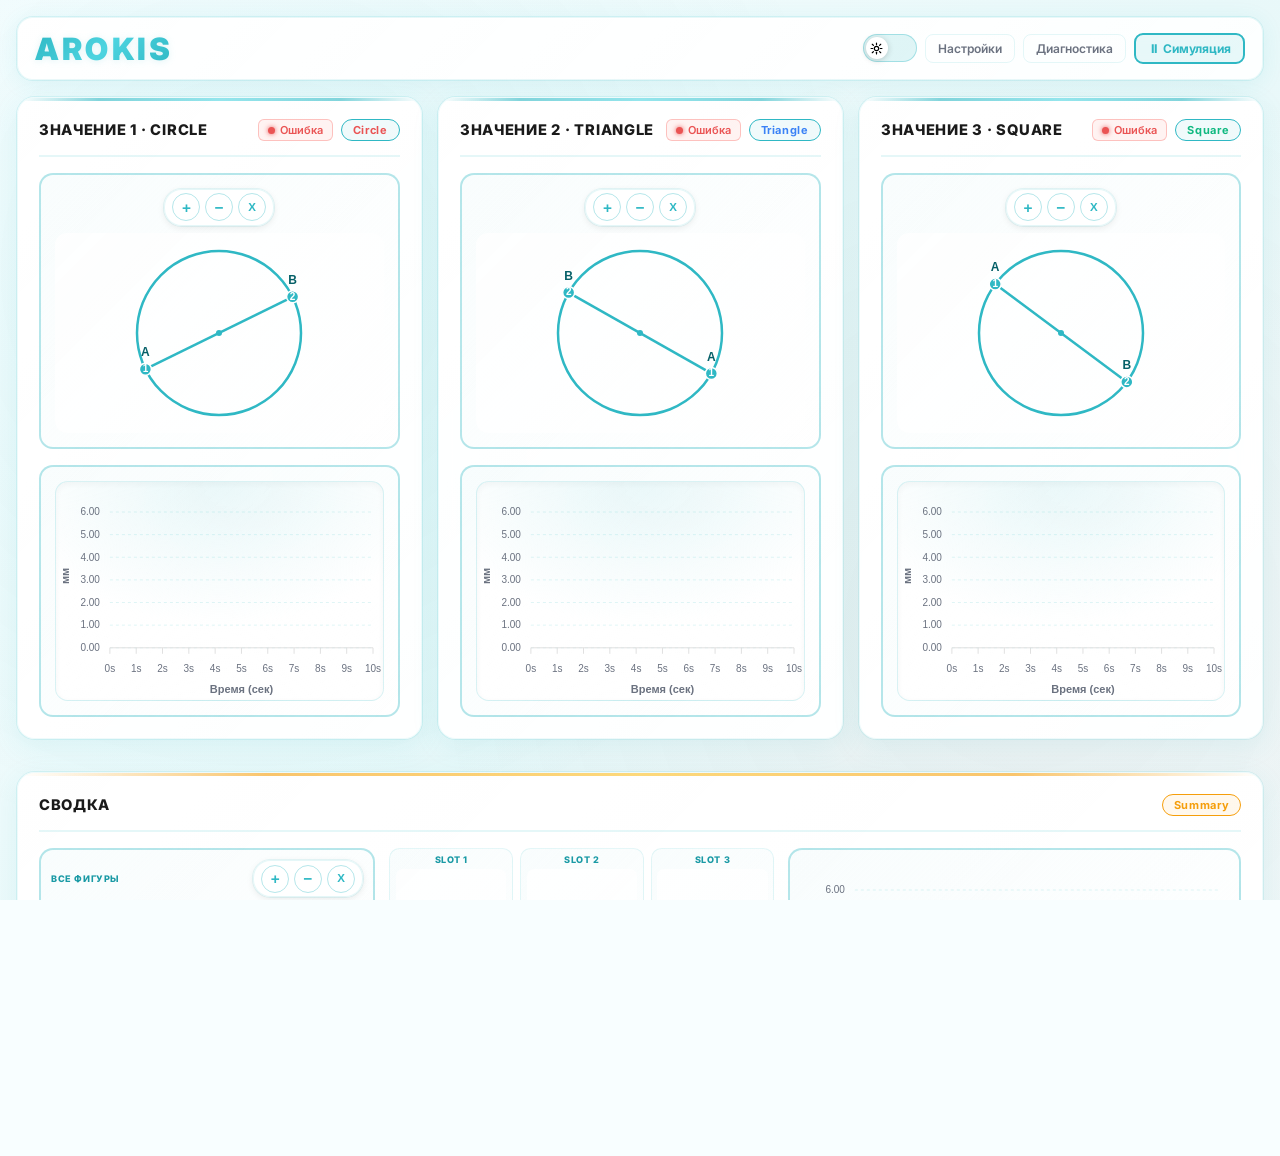
<file: wwwroot/index.html>
<!DOCTYPE html>
<html lang="ru">
<head>
    <!-- ═══ ANTI-FLASH: тема применяется ДО первого рендера ═══════════════
         Этот скрипт ОБЯЗАН быть первым в <head>, до любых <link> и <style>.
         Он синхронно читает тему из localStorage и ставит data-theme на <html>
         до того как браузер начнёт рисовать страницу — вспышка невозможна.
         ════════════════════════════════════════════════════════════════════ -->
    <script>
        (function(){
            var t = localStorage.getItem('arokis-theme');
            if (!t) {
                // Нет сохранённой темы — читаем системную через matchMedia
                t = window.matchMedia('(prefers-color-scheme: dark)').matches ? 'dark' : 'light';
            }
            document.documentElement.setAttribute('data-theme', t);
        })();
    </script>
    <meta charset="utf-8" />
    <meta name="viewport" content="width=device-width, initial-scale=1.0" />
    <title>AROKIS</title>
    <link rel="preconnect" href="https://fonts.googleapis.com">
    <link href="https://fonts.googleapis.com/css2?family=Inter:wght@400;600;700;800;900&display=swap" rel="stylesheet">
    <link rel="stylesheet" href="css/arokis.css">
    <style>
        /* ── Индикатор подключения в хедере карточки ── */
        .card-conn {
            display: flex;
            align-items: center;
            gap: 5px;
            padding: 3px 9px;
            border-radius: 6px;
            background: var(--arokis-bg-subtle);
            border: 1px solid var(--arokis-border);
            font-size: 11px;
            font-weight: 600;
            color: var(--arokis-text-muted);
            white-space: nowrap;
            flex-shrink: 0;
        }
        .card-conn__dot {
            width: 7px; height: 7px;
            border-radius: 50%;
            background: var(--arokis-text-muted);
            flex-shrink: 0;
        }
        .card-conn.ok   { border-color: rgba(63,185,80,0.3); background: rgba(63,185,80,0.07); color: var(--arokis-ok); }
        .card-conn.err  { border-color: rgba(248,81,73,0.3);  background: rgba(248,81,73,0.07);  color: var(--arokis-err); }
        .card-conn.ok  .card-conn__dot { background: var(--arokis-ok);  box-shadow: 0 0 5px var(--arokis-ok); }
        .card-conn.err .card-conn__dot { background: var(--arokis-err); box-shadow: 0 0 5px var(--arokis-err); }

        .btn-sim {
            background: rgba(47,184,196,0.10);
            color: var(--arokis-primary);
            border: 2px solid var(--arokis-primary);
            padding: 6px 12px;
            border-radius: 9px;
            font-family: 'Inter', sans-serif;
            font-weight: 700;
            font-size: 12px;
            cursor: pointer;
            white-space: nowrap;
            flex-shrink: 0;
        }
        .btn-sim:hover  { background: rgba(47,184,196,0.20); }
        .btn-sim.paused { background: rgba(234,84,84,0.10); color: var(--arokis-accent); border-color: var(--arokis-accent); }
    </style>
</head>
<body>

    <div class="arokis-root">

        <!-- ══ TOPBAR ══════════════════════════════════════════════════════════ -->
        <div class="arokis-topbar">
            <span class="arokis-title">AROKIS</span>
            <div style="display:flex; align-items:center; gap:8px; flex-shrink:0; flex-wrap:nowrap;">
                <a href="settings.html" class="nav-btn">Настройки</a>
                <a href="debug.html" class="nav-btn">Диагностика</a>
                <button class="btn-sim" id="btnSimGlobal" onclick="toggleSimGlobal()" title="Стоп/Старт симуляции для всех стримов">⏸ Симуляция</button>
            </div>
        </div>

        <!-- ══ 3 СЛОТА (данные ротируются между 4 стримами) ════════════════════ -->
        <div class="arokis-grid mud-grid" style="display:grid; grid-template-columns:repeat(3,1fr); gap:16px; margin-bottom:16px;">

            <!-- Слот 1 -->
            <div class="arokis-grid-item">
                <div class="arokis-card">
                    <div class="arokis-card-header">
                        <span class="arokis-card-title"><span id="cardTitle1">ЗНАЧЕНИЕ 1</span></span>
                        <div style="display:flex;align-items:center;gap:8px;flex-shrink:0;">
                            <div class="card-conn" id="connCard1">
                                <div class="card-conn__dot"></div>
                                <span id="connCardLabel1">—</span>
                            </div>
                            <span class="chip" id="cardChip1">Stream 1</span>
                        </div>
                    </div>
                    <div id="thicknessContent1" class="arokis-values"></div>
                    <div class="arokis-middle">
                        <div class="arokis-controls">
                            <button class="ctrl-btn" onclick="arokisUi.addLine(1)" title="Добавить линию">+</button>
                            <button class="ctrl-btn" onclick="arokisUi.removeLine(1)" title="Убрать линию">−</button>
                            <button class="ctrl-btn ctrl-btn--reset" onclick="arokisUi.resetLines(1)" title="Сбросить">X</button>
                        </div>
                        <div class="arokis-canvas-zone">
                            <canvas id="circleDiagram1" class="arokis-canvas"></canvas>
                        </div>
                    </div>
                    <div class="arokis-bottom">
                        <div class="arokis-trend-zone">
                            <div id="thicknessChart1" class="arokis-chart"></div>
                        </div>
                    </div>
                </div>
            </div>

            <!-- Слот 2 -->
            <div class="arokis-grid-item">
                <div class="arokis-card">
                    <div class="arokis-card-header">
                        <span class="arokis-card-title"><span id="cardTitle2">ЗНАЧЕНИЕ 2</span></span>
                        <div style="display:flex;align-items:center;gap:8px;flex-shrink:0;">
                            <div class="card-conn" id="connCard2">
                                <div class="card-conn__dot"></div>
                                <span id="connCardLabel2">—</span>
                            </div>
                            <span class="chip" id="cardChip2">Stream 2</span>
                        </div>
                    </div>
                    <div id="thicknessContent2" class="arokis-values"></div>
                    <div class="arokis-middle">
                        <div class="arokis-controls">
                            <button class="ctrl-btn" onclick="arokisUi.addLine(2)" title="Добавить линию">+</button>
                            <button class="ctrl-btn" onclick="arokisUi.removeLine(2)" title="Убрать линию">−</button>
                            <button class="ctrl-btn ctrl-btn--reset" onclick="arokisUi.resetLines(2)" title="Сбросить">X</button>
                        </div>
                        <div class="arokis-canvas-zone">
                            <canvas id="circleDiagram2" class="arokis-canvas"></canvas>
                        </div>
                    </div>
                    <div class="arokis-bottom">
                        <div class="arokis-trend-zone">
                            <div id="thicknessChart2" class="arokis-chart"></div>
                        </div>
                    </div>
                </div>
            </div>

            <!-- Слот 3 -->
            <div class="arokis-grid-item">
                <div class="arokis-card">
                    <div class="arokis-card-header">
                        <span class="arokis-card-title"><span id="cardTitle3">ЗНАЧЕНИЕ 3</span></span>
                        <div style="display:flex;align-items:center;gap:8px;flex-shrink:0;">
                            <div class="card-conn" id="connCard3">
                                <div class="card-conn__dot"></div>
                                <span id="connCardLabel3">—</span>
                            </div>
                            <span class="chip" id="cardChip3">Stream 3</span>
                        </div>
                    </div>
                    <div id="thicknessContent3" class="arokis-values"></div>
                    <div class="arokis-middle">
                        <div class="arokis-controls">
                            <button class="ctrl-btn" onclick="arokisUi.addLine(3)" title="Добавить линию">+</button>
                            <button class="ctrl-btn" onclick="arokisUi.removeLine(3)" title="Убрать линию">−</button>
                            <button class="ctrl-btn ctrl-btn--reset" onclick="arokisUi.resetLines(3)" title="Сбросить">X</button>
                        </div>
                        <div class="arokis-canvas-zone">
                            <canvas id="circleDiagram3" class="arokis-canvas"></canvas>
                        </div>
                    </div>
                    <div class="arokis-bottom">
                        <div class="arokis-trend-zone">
                            <div id="thicknessChart3" class="arokis-chart"></div>
                        </div>
                    </div>
                </div>
            </div>
        </div>

        <!-- ══ СВОДНОЕ ОКНО ════════════════════════════════════════════════════ -->
        <div class="arokis-card arokis-summary-card">
            <div class="arokis-card-header">
                <span class="arokis-card-title">СВОДКА</span>
                <span class="chip chip--warning">Summary</span>
            </div>

            <div class="summary-body">

                <!-- Левая: объединённая фигура со всеми 4 стримами -->
                <div class="summary-combined">
                    <div class="summary-combined-header">
                        <span class="summary-stream-label">ВСЕ ФИГУРЫ</span>
                        <div class="arokis-controls arokis-controls--inline">
                            <button class="ctrl-btn" onclick="arokisUi.summaryAddLine()" title="Добавить линию">+</button>
                            <button class="ctrl-btn" onclick="arokisUi.summaryRemoveLine()" title="Убрать линию">−</button>
                            <button class="ctrl-btn ctrl-btn--reset" onclick="arokisUi.summaryResetLines()" title="Сбросить">X</button>
                        </div>
                    </div>
                    <div class="summary-canvas-wrap summary-canvas-wrap--big">
                        <canvas id="combinedDiagram" class="summary-canvas"></canvas>
                    </div>
                </div>

                <!-- Центр: 3 мини-зеркала слотов -->
                <div class="summary-streams summary-streams--3">
                    <div class="summary-stream-item">
                        <div class="summary-stream-label" id="summaryLabel1">Slot 1</div>
                        <div class="summary-canvas-wrap">
                            <canvas id="summaryDiagram1" class="summary-canvas"></canvas>
                        </div>
                        <div id="summaryThickness1" class="summary-thickness"></div>
                    </div>
                    <div class="summary-stream-item">
                        <div class="summary-stream-label" id="summaryLabel2">Slot 2</div>
                        <div class="summary-canvas-wrap">
                            <canvas id="summaryDiagram2" class="summary-canvas"></canvas>
                        </div>
                        <div id="summaryThickness2" class="summary-thickness"></div>
                    </div>
                    <div class="summary-stream-item">
                        <div class="summary-stream-label" id="summaryLabel3">Slot 3</div>
                        <div class="summary-canvas-wrap">
                            <canvas id="summaryDiagram3" class="summary-canvas"></canvas>
                        </div>
                        <div id="summaryThickness3" class="summary-thickness"></div>
                    </div>
                </div>

                <!-- Правая: общий ApexCharts тренд -->
                <div class="summary-chart-wrap">
                    <div id="summaryChart" class="arokis-chart"></div>
                </div>

            </div>
        </div>

    </div><!-- /arokis-root -->

    <script src="js/apexcharts.min.js"></script>
    <script src="js/arokis-ui.js"></script>
    <script src="js/theme-toggle.js"></script>

    <script>
        const arokis = window.chrome?.webview?.hostObjects?.arokis;
        let simRunning = true;

        async function toggleSimGlobal() {
            try {
                if (simRunning) {
                    await arokis.PauseAllStreams();
                    simRunning = false;
                } else {
                    await arokis.ResumeAllStreams();
                    simRunning = true;
                }
                const btn = document.getElementById('btnSimGlobal');
                btn.textContent = simRunning ? '⏸ Симуляция' : '▶ Симуляция';
                btn.classList.toggle('paused', !simRunning);
            } catch (e) { console.error('[Sim]', e); }
        }
    </script>
</body>
</html>
</file>
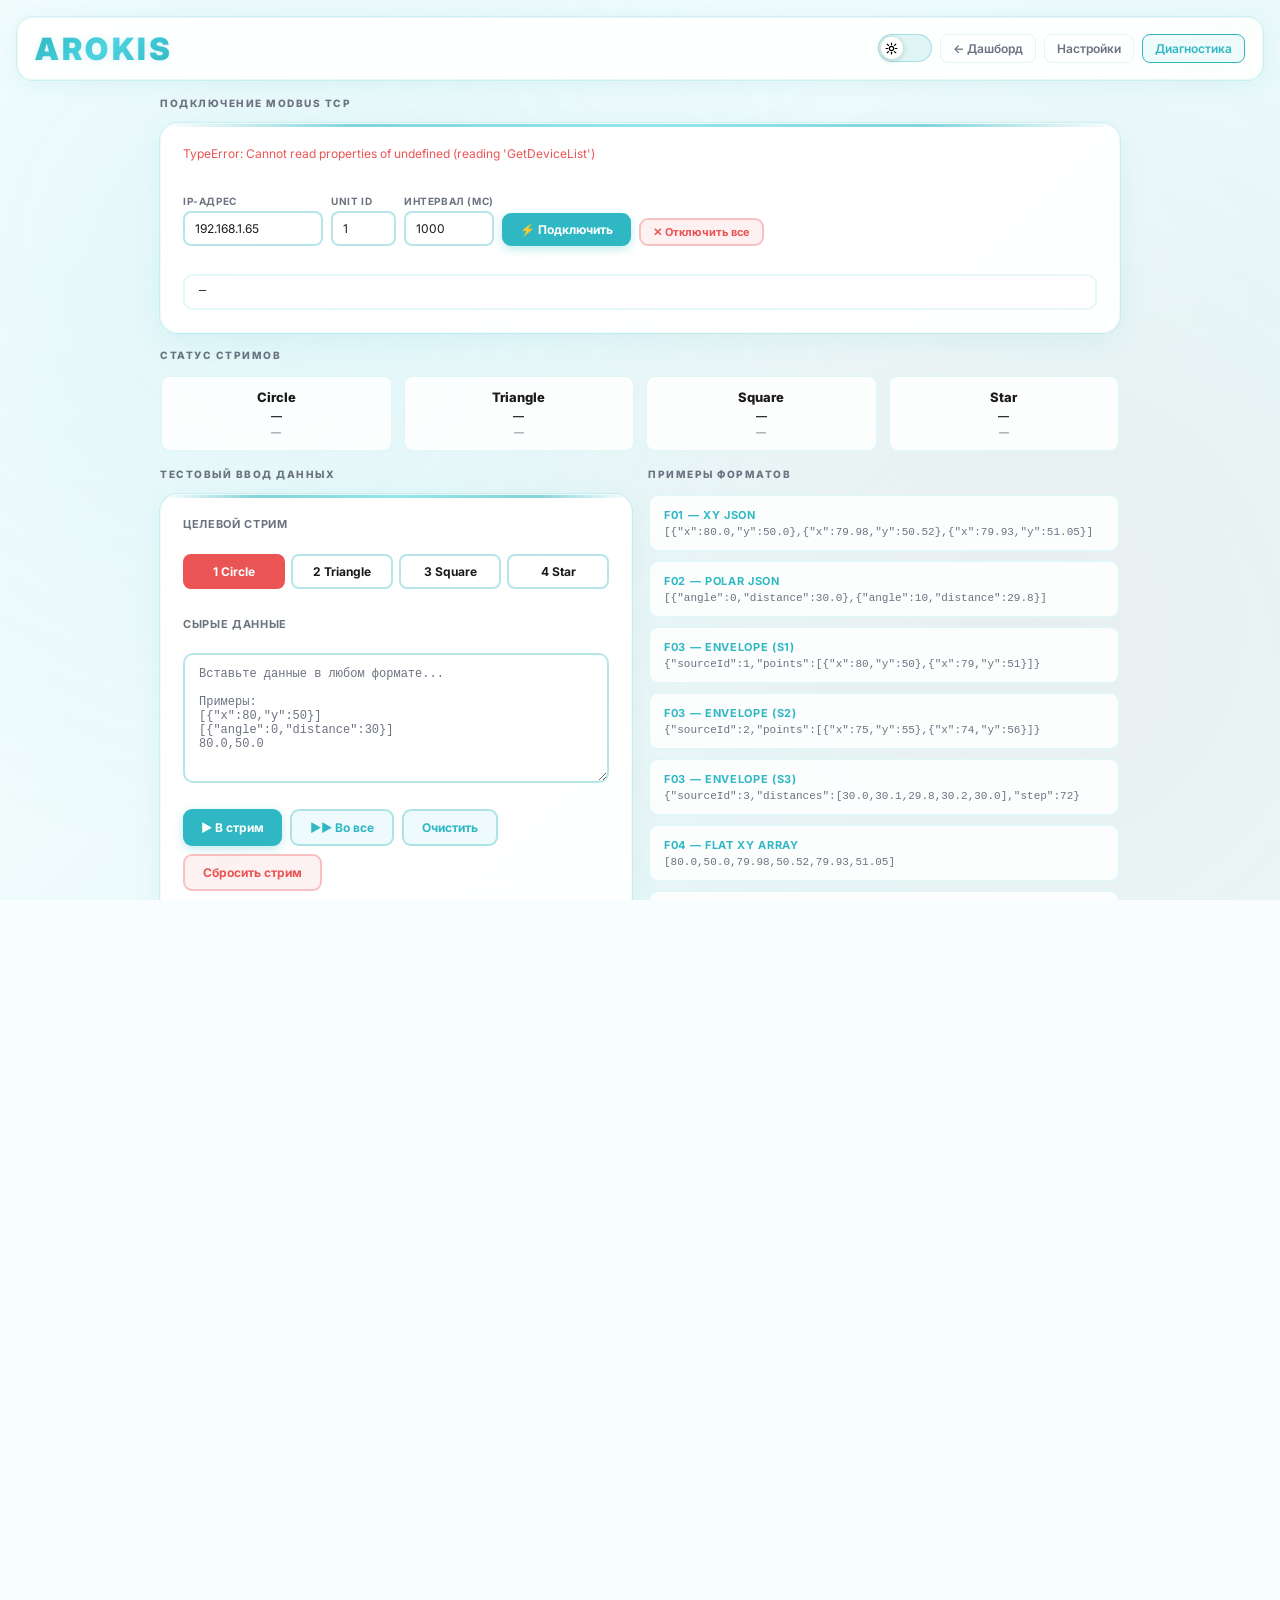
<file: wwwroot/debug.html>
<!DOCTYPE html>
<html lang="ru">
<head>
    <!-- ═══ ANTI-FLASH: тема применяется ДО первого рендера ═══════════════
         Этот скрипт ОБЯЗАН быть первым в <head>, до любых <link> и <style>.
         Он синхронно читает тему из localStorage и ставит data-theme на <html>
         до того как браузер начнёт рисовать страницу — вспышка невозможна.
         ════════════════════════════════════════════════════════════════════ -->
    <script>
        (function(){
            var t = localStorage.getItem('arokis-theme');
            if (!t) {
                // Нет сохранённой темы — читаем системную через matchMedia
                t = window.matchMedia('(prefers-color-scheme: dark)').matches ? 'dark' : 'light';
            }
            document.documentElement.setAttribute('data-theme', t);
        })();
    </script>
    <meta charset="utf-8" />
    <title>AROKIS — Диагностика</title>
    <link rel="preconnect" href="https://fonts.googleapis.com">
    <link href="https://fonts.googleapis.com/css2?family=Inter:wght@400;600;700;800;900&display=swap" rel="stylesheet">
    <link rel="stylesheet" href="css/arokis.css">
    <style>
        .content {
            max-width: 960px;
            margin: 0 auto;
            display: flex;
            flex-direction: column;
            gap: 16px;
        }
        .section-title {
            font-weight: 800; font-size: 0.72em; letter-spacing: 0.15em;
            color: var(--arokis-text-muted); text-transform: uppercase; margin-bottom: 14px;
        }
        .two-col { display: grid; grid-template-columns: 1fr 1fr; gap: 16px; }

        /* ── TEXTAREA ── */
        .raw-input {
            width: 100%; min-height: 130px; resize: vertical;
            background: var(--arokis-input-bg);
            border: 2px solid var(--arokis-border-active);
            border-radius: 10px; padding: 12px 14px;
            font-family: 'JetBrains Mono', 'Fira Code', monospace; font-size: 12px;
            color: var(--arokis-text); outline: none;
            transition: border-color .2s, background .35s, color .35s;
        }
        .raw-input:focus { border-color: var(--arokis-primary); }
        .raw-input::placeholder { color: var(--arokis-text-muted); }

        /* ── КНОПКИ ── */
        .btn-row { display: flex; gap: 8px; flex-wrap: wrap; margin-top: 10px; }
        .btn-action {
            padding: 9px 18px; border-radius: 9px; border: none;
            font-family: 'Inter', sans-serif; font-weight: 700; font-size: 12px;
            cursor: pointer; transition: all .15s;
        }
        .btn-primary { background: var(--arokis-primary); color: #fff; box-shadow: 0 3px 10px rgba(47,184,196,0.3); }
        .btn-primary:hover { background: var(--arokis-primary-light); }
        .btn-ghost  { background: rgba(47,184,196,0.08); color: var(--arokis-primary); border: 2px solid var(--arokis-border-active); }
        .btn-ghost:hover  { background: rgba(47,184,196,0.18); }
        .btn-danger { background: rgba(234,84,84,0.08); color: var(--arokis-accent); border: 2px solid rgba(234,84,84,0.3); }
        .btn-danger:hover { background: rgba(234,84,84,0.18); }
        .btn-sm { padding: 5px 12px; font-size: 11px; }

        /* ── ВЫБОР СТРИМА ── */
        .stream-select { display: flex; gap: 6px; margin-bottom: 12px; }
        .stream-btn {
            flex: 1; padding: 8px; border-radius: 8px;
            border: 2px solid var(--arokis-border-active);
            background: var(--arokis-input-bg);
            color: var(--arokis-text);
            font-family: 'Inter', sans-serif; font-weight: 700; font-size: 12px;
            cursor: pointer; transition: all .15s; text-align: center;
        }
        .stream-btn.active { color: #fff; border-color: transparent; }
        .stream-btn[data-sid="1"].active { background: #ea5454; }
        .stream-btn[data-sid="2"].active { background: #3b82f6; }
        .stream-btn[data-sid="3"].active { background: #10b981; }
        .stream-btn[data-sid="4"].active { background: #f59e0b; }

        /* ── RESULT BOX ── */
        .result-box {
            background: var(--arokis-input-bg);
            border: 2px solid var(--arokis-border);
            border-radius: 10px; padding: 14px;
            font-size: 12px; font-family: 'JetBrains Mono', monospace;
            color: var(--arokis-text);
            min-height: 60px; white-space: pre-wrap; word-break: break-all;
            transition: border-color .3s, background .35s, color .35s;
        }
        .result-box.ok    { border-color: var(--arokis-ok);  background: rgba(16,185,129,0.07); }
        .result-box.error { border-color: var(--arokis-err); background: rgba(234,84,84,0.07); }

        /* ── ПРИМЕРЫ ── */
        .examples-grid { display: flex; flex-direction: column; gap: 8px; }
        .example-item {
            background: var(--arokis-input-bg);
            border: 2px solid var(--arokis-border);
            border-radius: 10px; padding: 12px 14px; cursor: pointer;
            transition: border-color .15s, background .15s;
        }
        .example-item:hover { border-color: var(--arokis-primary); background: rgba(47,184,196,0.06); }
        .example-label { font-weight: 700; font-size: 11px; color: var(--arokis-primary); letter-spacing: 0.06em; text-transform: uppercase; margin-bottom: 4px; }
        .example-code  { font-family: monospace; font-size: 11px; color: var(--arokis-text-muted); white-space: nowrap; overflow: hidden; text-overflow: ellipsis; }

        /* ── СТАТУС СТРИМОВ ── */
        .streams-status { display: grid; grid-template-columns: repeat(4, 1fr); gap: 10px; }
        .stream-card {
            background: var(--arokis-input-bg);
            border: 2px solid var(--arokis-border);
            border-radius: 10px; padding: 12px; text-align: center;
            transition: border-color .3s, background .35s;
        }
        .stream-card.real { border-color: var(--arokis-ok); }
        .stream-card.sim  { border-color: var(--arokis-border-active); }
        .stream-card-name { font-weight: 800; font-size: 13px; margin-bottom: 4px; color: var(--arokis-text); }
        .stream-card-mode { font-size: 11px; font-weight: 600; }
        .stream-card.real .stream-card-mode { color: var(--arokis-ok); }
        .stream-card.sim  .stream-card-mode { color: var(--arokis-text-muted); }
        .stream-card-pts  { font-size: 10px; color: var(--arokis-text-muted); margin-top: 3px; }

        .badge { display: inline-block; padding: 2px 8px; border-radius: 20px; font-size: 10px; font-weight: 700; }
        .badge-ok  { background: rgba(16,185,129,0.15); color: var(--arokis-ok); }
        .badge-sim { background: rgba(47,184,196,0.15); color: var(--arokis-primary); }

        /* ── УСТРОЙСТВА ── */
        .devices-list { display: flex; flex-direction: column; gap: 8px; margin-bottom: 14px; }
        .device-row {
            display: flex; align-items: center; gap: 10px;
            background: var(--arokis-input-bg);
            border: 2px solid var(--arokis-border);
            border-radius: 10px; padding: 10px 14px;
            transition: border-color .3s, background .35s;
        }
        .device-row.connected    { border-color: var(--arokis-ok); }
        .device-row.disconnected { border-color: rgba(234,84,84,0.4); }
        .device-dot { width: 9px; height: 9px; border-radius: 50%; flex-shrink: 0; }
        .device-dot.on  { background: var(--arokis-ok);  box-shadow: 0 0 6px var(--arokis-ok); }
        .device-dot.off { background: var(--arokis-err); }
        .device-name  { flex: 1; font-size: 12px; font-weight: 700; color: var(--arokis-text); }
        .device-label { font-size: 11px; color: var(--arokis-text-muted); }

        /* ── ФОРМА УСТРОЙСТВА ── */
        .add-device-form {
            display: grid; grid-template-columns: 80px 1fr auto auto 1fr auto;
            gap: 8px; align-items: center;
        }
        .arokis-input-sm {
            padding: 8px 10px; border-radius: 8px;
            border: 2px solid var(--arokis-border-active);
            background: var(--arokis-input-bg);
            color: var(--arokis-text);
            font-family: 'Inter', sans-serif; font-size: 12px; outline: none;
            color-scheme: inherit;
            transition: border-color .2s, background .35s, color .35s;
        }
        .arokis-input-sm::placeholder { color: var(--arokis-text-muted); }
        .arokis-input-sm:focus { border-color: var(--arokis-primary); }

        /* ── SELECT диагностики ── */
        .diag-select {
            padding: 8px 10px; border-radius: 8px;
            border: 2px solid var(--arokis-border-active);
            background: var(--arokis-input-bg);
            color: var(--arokis-text);
            font-family: 'Inter', sans-serif; font-size: 12px; outline: none;
            cursor: pointer; color-scheme: inherit; max-width: 220px;
            transition: border-color .2s, background .35s, color .35s;
        }
        .diag-select:focus { border-color: var(--arokis-primary); }
    </style>
</head>
<body>
<div class="arokis-root">

    <div class="arokis-topbar">
        <span class="arokis-title">AROKIS</span>
        <div style="display:flex; gap:8px; align-items:center; flex-shrink:0; flex-wrap:nowrap;">
            <a class="nav-btn" href="index.html">← Дашборд</a>
            <a class="nav-btn" href="settings.html">Настройки</a>
            <a class="nav-btn" href="debug.html"
               style="color:var(--arokis-primary);border-color:var(--arokis-primary);background:rgba(47,184,196,0.07);">
               Диагностика
            </a>
        </div>
    </div>

    <div class="content">

        <!-- ══ ПОДКЛЮЧЕНИЕ ══ -->
        <div>
            <div class="section-title">Подключение Modbus TCP</div>
            <div class="arokis-card" style="padding:22px;">

                <!-- Список подключённых -->
                <div class="devices-list" id="devicesList">
                    <div style="font-size:12px;color:var(--arokis-text-muted);">Загрузка...</div>
                </div>

                <!-- Форма подключения -->
                <div style="display:flex;gap:8px;align-items:flex-end;flex-wrap:wrap;margin-top:4px;">
                    <div>
                        <div style="font-size:10px;font-weight:700;color:var(--arokis-text-muted);text-transform:uppercase;letter-spacing:.06em;margin-bottom:4px;">IP-адрес</div>
                        <input id="mbIp" class="arokis-input-sm" placeholder="192.168.1.65" value="192.168.1.65" style="width:140px;">
                    </div>
                    <div>
                        <div style="font-size:10px;font-weight:700;color:var(--arokis-text-muted);text-transform:uppercase;letter-spacing:.06em;margin-bottom:4px;">Unit ID</div>
                        <input id="mbUnit" class="arokis-input-sm" type="number" value="1" min="0" max="255" style="width:65px;">
                    </div>
                    <div>
                        <div style="font-size:10px;font-weight:700;color:var(--arokis-text-muted);text-transform:uppercase;letter-spacing:.06em;margin-bottom:4px;">Интервал (мс)</div>
                        <input id="mbInterval" class="arokis-input-sm" type="number" value="1000" min="200" style="width:90px;">
                    </div>
                    <button class="btn-action btn-primary" onclick="connectModbus()">⚡ Подключить</button>
                    <button class="btn-action btn-danger btn-sm" onclick="disconnectAll()">✕ Отключить все</button>
                </div>

                <div class="result-box" id="deviceResult" style="margin-top:12px;min-height:36px;padding:8px 14px;">—</div>
            </div>
        </div>

        <!-- ══ СТАТУС СТРИМОВ ══ -->
        <div>
            <div class="section-title">Статус стримов</div>
            <div class="streams-status">
                <div class="stream-card" id="sc1"><div class="stream-card-name">Circle</div><div class="stream-card-mode">—</div><div class="stream-card-pts">—</div></div>
                <div class="stream-card" id="sc2"><div class="stream-card-name">Triangle</div><div class="stream-card-mode">—</div><div class="stream-card-pts">—</div></div>
                <div class="stream-card" id="sc3"><div class="stream-card-name">Square</div><div class="stream-card-mode">—</div><div class="stream-card-pts">—</div></div>
                <div class="stream-card" id="sc4"><div class="stream-card-name">Star</div><div class="stream-card-mode">—</div><div class="stream-card-pts">—</div></div>
            </div>
        </div>

        <div class="two-col">
            <!-- ── ВВОД ── -->
            <div>
                <div class="section-title">Тестовый ввод данных</div>
                <div class="arokis-card" style="padding:22px;">
                    <div style="font-size:11px;font-weight:700;color:var(--arokis-text-muted);text-transform:uppercase;letter-spacing:0.06em;margin-bottom:8px;">Целевой стрим</div>
                    <div class="stream-select">
                        <button class="stream-btn active" data-sid="1" onclick="selectStream(1)">1 Circle</button>
                        <button class="stream-btn"        data-sid="2" onclick="selectStream(2)">2 Triangle</button>
                        <button class="stream-btn"        data-sid="3" onclick="selectStream(3)">3 Square</button>
                        <button class="stream-btn"        data-sid="4" onclick="selectStream(4)">4 Star</button>
                    </div>
                    <div style="font-size:11px;font-weight:700;color:var(--arokis-text-muted);text-transform:uppercase;letter-spacing:0.06em;margin-bottom:6px;">Сырые данные</div>
                    <textarea class="raw-input" id="rawInput"
                        placeholder="Вставьте данные в любом формате...&#10;&#10;Примеры:&#10;[{&quot;x&quot;:80,&quot;y&quot;:50}]&#10;[{&quot;angle&quot;:0,&quot;distance&quot;:30}]&#10;80.0,50.0"></textarea>
                    <div class="btn-row">
                        <button class="btn-action btn-primary" onclick="injectData()">▶ В стрим</button>
                        <button class="btn-action btn-ghost"   onclick="injectToAll()">▶▶ Во все</button>
                        <button class="btn-action btn-ghost"   onclick="clearInput()">Очистить</button>
                        <button class="btn-action btn-danger"  onclick="resetStream()">Сбросить стрим</button>
                    </div>
                    <div style="margin-top:14px;font-size:11px;font-weight:700;color:var(--arokis-text-muted);text-transform:uppercase;letter-spacing:0.06em;margin-bottom:6px;">Результат</div>
                    <div class="result-box" id="resultBox">Ожидание данных...</div>
                </div>
            </div>

            <!-- ── ПРИМЕРЫ ── -->
            <div>
                <div class="section-title">Примеры форматов</div>
                <div class="examples-grid" id="examplesGrid"></div>
            </div>
        </div>

        <!-- ══ ЛОГ ПОДКЛЮЧЕНИЯ ══ -->
        <div>
            <div class="section-title">Лог подключения</div>
            <div class="arokis-card" style="padding:22px;">
                <div style="display:flex;gap:8px;align-items:center;margin-bottom:12px;flex-wrap:wrap;">
                    <span id="connLogCount" style="font-size:11px;font-weight:700;color:var(--arokis-text-muted);">0 событий</span>
                    <label style="display:flex;align-items:center;gap:6px;font-size:12px;color:var(--arokis-text);cursor:pointer;margin-left:auto;">
                        <input type="checkbox" id="connAutoScroll" checked style="accent-color:var(--arokis-primary);">
                        Авто-прокрутка
                    </label>
                    <button class="btn-action btn-ghost btn-sm" onclick="refreshConnLog()">↺ Обновить</button>
                    <button class="btn-action btn-danger btn-sm" onclick="clearConnLog()">✕ Очистить</button>
                </div>
                <div id="connLogBox" style="
                    max-height:420px; overflow-y:auto; overflow-x:hidden;
                    background:var(--arokis-input-bg);
                    border:2px solid var(--arokis-border);
                    border-radius:10px; padding:8px 0;
                    font-family:'JetBrains Mono','Fira Code',monospace; font-size:11px;
                ">
                    <div style="padding:8px 14px;color:var(--arokis-text-muted);">Ожидание событий подключения...</div>
                </div>
            </div>
        </div>

        <!-- ══ ЛОГ СЫРЫХ ДАННЫХ С КОНТРОЛЛЕРА ══ -->
        <div>
            <div class="section-title">Сырые данные с контроллера</div>
            <div class="arokis-card" style="padding:22px;">
                <div style="display:flex;gap:8px;align-items:center;margin-bottom:12px;flex-wrap:wrap;">
                    <span id="rawLogCount" style="font-size:11px;font-weight:700;color:var(--arokis-text-muted);">0 пакетов</span>
                    <label style="display:flex;align-items:center;gap:6px;font-size:12px;color:var(--arokis-text);cursor:pointer;margin-left:auto;">
                        <input type="checkbox" id="rawAutoRefresh" checked style="accent-color:var(--arokis-primary);">
                        Авто-обновление
                    </label>
                    <button class="btn-action btn-ghost btn-sm" onclick="refreshRawLog()">↺ Обновить</button>
                    <button class="btn-action btn-danger btn-sm" onclick="clearRawLog()">✕ Очистить</button>
                </div>
                <div id="rawLogTable" style="
                    max-height:320px; overflow-y:auto;
                    background:var(--arokis-input-bg);
                    border:2px solid var(--arokis-border);
                    border-radius:10px;
                    font-family:'JetBrains Mono','Fira Code',monospace; font-size:11px;
                ">
                    <table style="width:100%;border-collapse:collapse;" id="rawLogTbody">
                        <thead style="position:sticky;top:0;background:var(--arokis-card-bg);z-index:1;">
                            <tr style="border-bottom:2px solid var(--arokis-border);">
                                <th style="padding:8px 10px;text-align:left;font-size:10px;color:var(--arokis-text-muted);font-weight:700;white-space:nowrap;">Время</th>
                                <th style="padding:8px 10px;text-align:left;font-size:10px;color:var(--arokis-text-muted);font-weight:700;">Формат</th>
                                <th style="padding:8px 10px;text-align:right;font-size:10px;color:var(--arokis-text-muted);font-weight:700;">Байт</th>
                                <th style="padding:8px 10px;text-align:right;font-size:10px;color:var(--arokis-text-muted);font-weight:700;">Точек</th>
                                <th style="padding:8px 10px;text-align:left;font-size:10px;color:var(--arokis-text-muted);font-weight:700;">Данные / HEX</th>
                            </tr>
                        </thead>
                        <tbody id="rawLogRows">
                            <tr><td colspan="5" style="padding:20px;text-align:center;color:var(--arokis-text-muted);">Ожидание данных с контроллера...</td></tr>
                        </tbody>
                    </table>
                </div>
            </div>
        </div>

        <!-- ── ДИАГНОСТИКА ── -->
        <div>
            <div class="section-title">Первые точки стрима</div>
            <div class="arokis-card" style="padding:22px;">
                <div style="display:flex;gap:8px;align-items:center;margin-bottom:12px;">
                    <select id="diagStreamSel" class="diag-select">
                        <option value="1">Stream 1 — Circle</option>
                        <option value="2">Stream 2 — Triangle</option>
                        <option value="3">Stream 3 — Square</option>
                        <option value="4">Stream 4 — Star</option>
                    </select>
                    <button class="btn-action btn-ghost btn-sm" onclick="diagnose()">Показать точки</button>
                    <button class="btn-action btn-ghost btn-sm" onclick="diagnoseAll()">Все стримы</button>
                </div>
                <div class="result-box" id="diagBox">Нажмите "Показать точки"</div>
            </div>
        </div>

    </div>
</div>

<script>
const arokis = window.chrome?.webview?.hostObjects?.arokis;

const EXAMPLES = [
    { label:'F01 — XY JSON',        code:'[{"x":80.0,"y":50.0},{"x":79.98,"y":50.52},{"x":79.93,"y":51.05}]' },
    { label:'F02 — Polar JSON',      code:'[{"angle":0,"distance":30.0},{"angle":10,"distance":29.8}]' },
    { label:'F03 — Envelope (s1)',   code:'{"sourceId":1,"points":[{"x":80,"y":50},{"x":79,"y":51}]}' },
    { label:'F03 — Envelope (s2)',   code:'{"sourceId":2,"points":[{"x":75,"y":55},{"x":74,"y":56}]}' },
    { label:'F03 — Envelope (s3)',   code:'{"sourceId":3,"distances":[30.0,30.1,29.8,30.2,30.0],"step":72}' },
    { label:'F04 — Flat XY array',   code:'[80.0,50.0,79.98,50.52,79.93,51.05]' },
    { label:'F05 — Distance array',  code:'[30.0,30.1,29.8,30.2,30.0,29.9,30.3,30.1,29.7,30.0]' },
    { label:'F06 — CSV x,y',         code:'80.0,50.0\n79.98,50.52\n79.93,51.05\n79.85,51.57' },
    { label:'F07 — CSV angle,dist',  code:'0,30.0\n10,29.8\n20,30.2\n30,30.1\n40,29.9' },
    { label:'F09 — NMEA (stream 4)', code:'$CABLE,4,80.0,50.0,79.98,50.52*FF' },
    { label:'F10 — Semicolon (s2)',  code:'STREAM=2;COUNT=3;DATA=80.0,50.0,79.98,50.52,79.93,51.05' },
];

function buildExamples() {
    document.getElementById('examplesGrid').innerHTML = EXAMPLES.map((e,i)=>`
        <div class="example-item" onclick="useExample(${i})">
            <div class="example-label">${e.label}</div>
            <div class="example-code">${e.code.replace(/\n/g,' ↵ ')}</div>
        </div>`).join('');
}
function useExample(i){ document.getElementById('rawInput').value=EXAMPLES[i].code; setResult('',''); }

function onDevTypeChange(){
    const isTcp=document.getElementById('newDevType').value==='TCP';
    document.getElementById('newDevIp').placeholder=isTcp?'192.168.1.100':'COM3';
    document.getElementById('newDevPort').style.display=isTcp?'':'none';
    document.getElementById('newDevBaudLabel').style.display=isTcp?'none':'';
    document.getElementById('newDevPort').placeholder=isTcp?'5000':'115200';
}
async function addDevice(){
    const type=document.getElementById('newDevType').value;
    const ip=document.getElementById('newDevIp').value.trim();
    const port=parseInt(document.getElementById('newDevPort').value)||(type==='TCP'?5000:115200);
    const label=document.getElementById('newDevLabel').value.trim();
    if(!ip){setDevResult(false,'Укажите адрес');return;}
    try{
        const json=type==='TCP'?await arokis.AddTcpDevice(ip,port,label):await arokis.AddSerialDevice(ip,port,label);
        const r=JSON.parse(json);
        setDevResult(r.ok,r.ok?`✅ Добавлено: ${r.sourceName}`:`❌ ${r.error}`);
        await refreshDevices();
    }catch(e){setDevResult(false,`Ошибка: ${e}`);}
}
async function removeDevice(n){try{await arokis.RemoveDevice(n);await refreshDevices();await refreshStatus();}catch(e){console.error(e);}}
async function disconnectAll(){try{await arokis.DisconnectController();setDevResult(true,'✅ Все отключены');await refreshDevices();await refreshStatus();}catch(e){setDevResult(false,String(e));}}
async function refreshDevices(){
    try{
        const devices=JSON.parse(await arokis.GetDeviceList());
        const list=document.getElementById('devicesList');
        if(!devices.length){list.innerHTML='<div style="font-size:12px;color:var(--arokis-text-muted);">Нет подключённых устройств</div>';return;}
        list.innerHTML=devices.map(d=>`
            <div class="device-row ${d.connected?'connected':'disconnected'}">
                <div class="device-dot ${d.connected?'on':'off'}"></div>
                <div><div class="device-name">${d.sourceName}</div>${d.label?`<div class="device-label">${d.label}</div>`:''}</div>
                <button class="btn-action btn-danger btn-sm" style="margin-left:auto;" onclick="removeDevice(${JSON.stringify(d.sourceName)})">✕</button>
            </div>`).join('');
    }catch(e){document.getElementById('devicesList').innerHTML=`<div style="font-size:12px;color:var(--arokis-err);">${e}</div>`;}
}
function setDevResult(ok,text){const b=document.getElementById('deviceResult');b.textContent=text;b.className='result-box '+(ok?'ok':'error');}

let selectedStream=1;
function selectStream(id){selectedStream=id;document.querySelectorAll('.stream-btn').forEach(b=>b.classList.toggle('active',+b.dataset.sid===id));}

async function injectData(){
    const raw=document.getElementById('rawInput').value.trim();
    if(!raw){setResult(false,'Введите данные');return;}
    try{const r=JSON.parse(await arokis.InjectRawData(raw,selectedStream));setResult(r.ok,r.ok?`✅ Формат: ${r.format}\n   Точек:  ${r.points}\n   Стрим:  ${r.sourceId}`:`❌ ${r.error}`);}
    catch(e){setResult(false,`Ошибка: ${e}`);}
    await refreshStatus();
}
async function injectToAll(){
    const raw=document.getElementById('rawInput').value.trim();
    if(!raw){setResult(false,'Введите данные');return;}
    try{const rs=JSON.parse(await arokis.InjectRawDataToAll(raw));const ok=rs.every(r=>r.ok);setResult(ok,ok?`✅ Во все 4 стрима\n   Формат: ${rs[0].format}\n   Точек: ${rs[0].points}`:`Частично: ${rs.map((r,i)=>r.ok?`✅S${i+1}`:`❌S${i+1}`).join(' ')}`);}
    catch(e){setResult(false,`Ошибка: ${e}`);}
    await refreshStatus();
}
function setResult(ok,text){const b=document.getElementById('resultBox');if(text===''){b.textContent='Ожидание данных...';b.className='result-box';return;}b.textContent=text;b.className='result-box '+(ok?'ok':'error');}
function clearInput(){document.getElementById('rawInput').value='';setResult('','');}
async function resetStream(){try{await arokis.ResumeStream(selectedStream);setResult(true,`♻️ Стрим ${selectedStream} сброшен`);await refreshStatus();}catch(e){setResult(false,String(e));}}

async function diagnose(){
    const sid=+document.getElementById('diagStreamSel').value;
    try{const text=await arokis.DiagnoseStream(sid,15);const b=document.getElementById('diagBox');b.textContent=text;b.className='result-box ok';}
    catch(e){const b=document.getElementById('diagBox');b.textContent=String(e);b.className='result-box error';}
}
async function diagnoseAll(){
    try{
        const list=JSON.parse(await arokis.DiagnoseAllStreams());
        const text=list.map(s=>`Stream ${s.streamId} (${s.name}): ${s.points} точек | ${s.hasRealData?'🟢 РЕАЛЬНЫЕ':'🔵 симуляция'} | ${s.isRunning?'▶':'⏸'} | ${s.lastUpdate}`).join('\n');
        const b=document.getElementById('diagBox');b.textContent=text;b.className='result-box ok';
    }catch(e){const b=document.getElementById('diagBox');b.textContent=String(e);b.className='result-box error';}
}

async function refreshStatus(){
    try{
        for(let i=1;i<=4;i++){const text=await arokis.DiagnoseStream(i,1);const card=document.getElementById('sc'+i);if(!card)continue;const match=text.match(/(\d+) points/);card.querySelector('.stream-card-pts').textContent=match?`${match[1]} точек`:'? точек';}
        const status=JSON.parse(await arokis.GetSimulationStatus());
        for(const [sid,s] of Object.entries(status)){const card=document.getElementById('sc'+sid);if(!card)continue;card.className='stream-card '+(s.hasRealData?'real':'sim');card.querySelector('.stream-card-mode').innerHTML=s.hasRealData?'<span class="badge badge-ok">Реальные данные</span>':(s.running?'<span class="badge badge-sim">Симуляция</span>':'<span class="badge" style="background:rgba(234,84,84,0.12);color:var(--arokis-err)">Пауза</span>');}
    }catch(e){console.error('[status]',e);}
}

async function connectModbus(){
    const ip       = document.getElementById('mbIp').value.trim();
    const unit     = +document.getElementById('mbUnit').value;
    const interval = +document.getElementById('mbInterval').value;
    if(!ip){ setDevResult(false,'Введите IP-адрес'); return; }
    setDevResult(true, `⏳ Подключение к ${ip}:502...`);
    try{
        const r = JSON.parse(await arokis.ConnectModbusTcp(ip, 502, unit, interval));
        setDevResult(r.ok, r.ok ? `✅ ${r.message}` : `❌ ${r.message}`);
        await refreshDevices();
    }catch(e){ setDevResult(false, String(e)); }
}

// ── Лог подключения ──────────────────────────────────────────────────────────
const LEVEL_STYLE = {
    OK:    'color:#10b981;font-weight:700;',
    ERROR: 'color:#ea5454;font-weight:700;',
    WARN:  'color:#f59e0b;font-weight:700;',
    INFO:  'color:var(--arokis-text-muted);',
    DATA:  'color:var(--arokis-primary);',
    PARSE: 'color:#a78bfa;font-weight:700;',
};
let _connLogLastCount = 0;
async function refreshConnLog(){
    try{
        const items = JSON.parse(await arokis.GetConnectionLog(100));
        document.getElementById('connLogCount').textContent = items.length + ' событий';
        if(items.length === _connLogLastCount) return;
        _connLogLastCount = items.length;
        const box = document.getElementById('connLogBox');
        if(!items.length){ box.innerHTML='<span style="color:var(--arokis-text-muted);">Нет событий</span>'; return; }
        box.innerHTML = items.map(e=>{
            const st  = LEVEL_STYLE[e.level] || LEVEL_STYLE.INFO;
            const msg = (e.message||'').replace(/</g,'&lt;');
            const bgMap = { OK:'rgba(16,185,129,0.06)', ERROR:'rgba(234,84,84,0.06)', WARN:'rgba(245,158,11,0.06)' };
            const bg  = bgMap[e.level] || 'transparent';
            return `<div style="padding:4px 14px;border-bottom:1px solid rgba(128,128,128,0.08);background:${bg};">
                <span style="color:var(--arokis-text-muted);user-select:none;">${e.time} </span><span style="${st}user-select:none;">[${e.level}] </span><span style="color:var(--arokis-text-muted);user-select:none;">${e.source} </span><span style="color:var(--arokis-text);word-break:break-word;white-space:pre-wrap;">${msg}</span>
            </div>`;
        }).join('');
        if(document.getElementById('connAutoScroll').checked)
            box.scrollTop = box.scrollHeight;
    }catch(e){console.error('[connLog]',e);}
}
async function clearConnLog(){
    try{await arokis.ClearConnectionLog();_connLogLastCount=0;await refreshConnLog();}catch(e){console.error(e);}
}

let _rawLogLastCount = 0;
async function refreshRawLog(){
    try{
        const items = JSON.parse(await arokis.GetRawLog(50));
        document.getElementById('rawLogCount').textContent = items.length + ' пакетов';
        if(items.length === _rawLogLastCount) return;
        _rawLogLastCount = items.length;
        const tbody = document.getElementById('rawLogRows');
        if(!items.length){
            tbody.innerHTML='<tr><td colspan="5" style="padding:20px;text-align:center;color:var(--arokis-text-muted);">Ожидание данных с контроллера...</td></tr>';
            return;
        }
        const rows = [...items].reverse().map(e=>{
            const color = e.ok ? 'var(--arokis-ok)' : e.format==='binary'||e.format==='unknown' ? 'var(--arokis-err)' : 'var(--arokis-primary)';
            const raw = (e.raw||'').replace(/</g,'&lt;').replace(/>/g,'&gt;');
            const hex = (e.hex||'').replace(/</g,'&lt;');
            const tooltip = `HEX: ${hex}\nТекст: ${raw}`;
            return `<tr style="border-bottom:1px solid var(--arokis-border);">
                <td style="padding:6px 10px;color:var(--arokis-text-muted);white-space:nowrap;">${e.time}</td>
                <td style="padding:6px 10px;color:${color};font-weight:700;white-space:nowrap;">${e.format}</td>
                <td style="padding:6px 10px;text-align:right;color:var(--arokis-text-muted);">${e.bytes}</td>
                <td style="padding:6px 10px;text-align:right;color:var(--arokis-text);">${e.points||0}</td>
                <td style="padding:6px 10px;color:var(--arokis-text);word-break:break-word;white-space:pre-wrap;max-width:500px;">${raw || hex}</td>
            </tr>`;
        }).join('');
        tbody.innerHTML = rows;
    }catch(e){console.error('[rawLog]',e);}
}
async function clearRawLog(){
    try{await arokis.ClearRawLog();_rawLogLastCount=0;await refreshRawLog();}catch(e){console.error(e);}
}

window.addEventListener('DOMContentLoaded',()=>{
    buildExamples(); refreshDevices(); refreshStatus(); refreshRawLog(); refreshConnLog();
    setInterval(()=>{refreshStatus();refreshDevices();},3000);
    setInterval(()=>{
        if(document.getElementById('rawAutoRefresh').checked) refreshRawLog();
        refreshConnLog();
    },1000);
});
</script>

<script src="js/theme-toggle.js"></script>
</body>
</html>



================================================
FILE: wwwroot/index.html
</file>
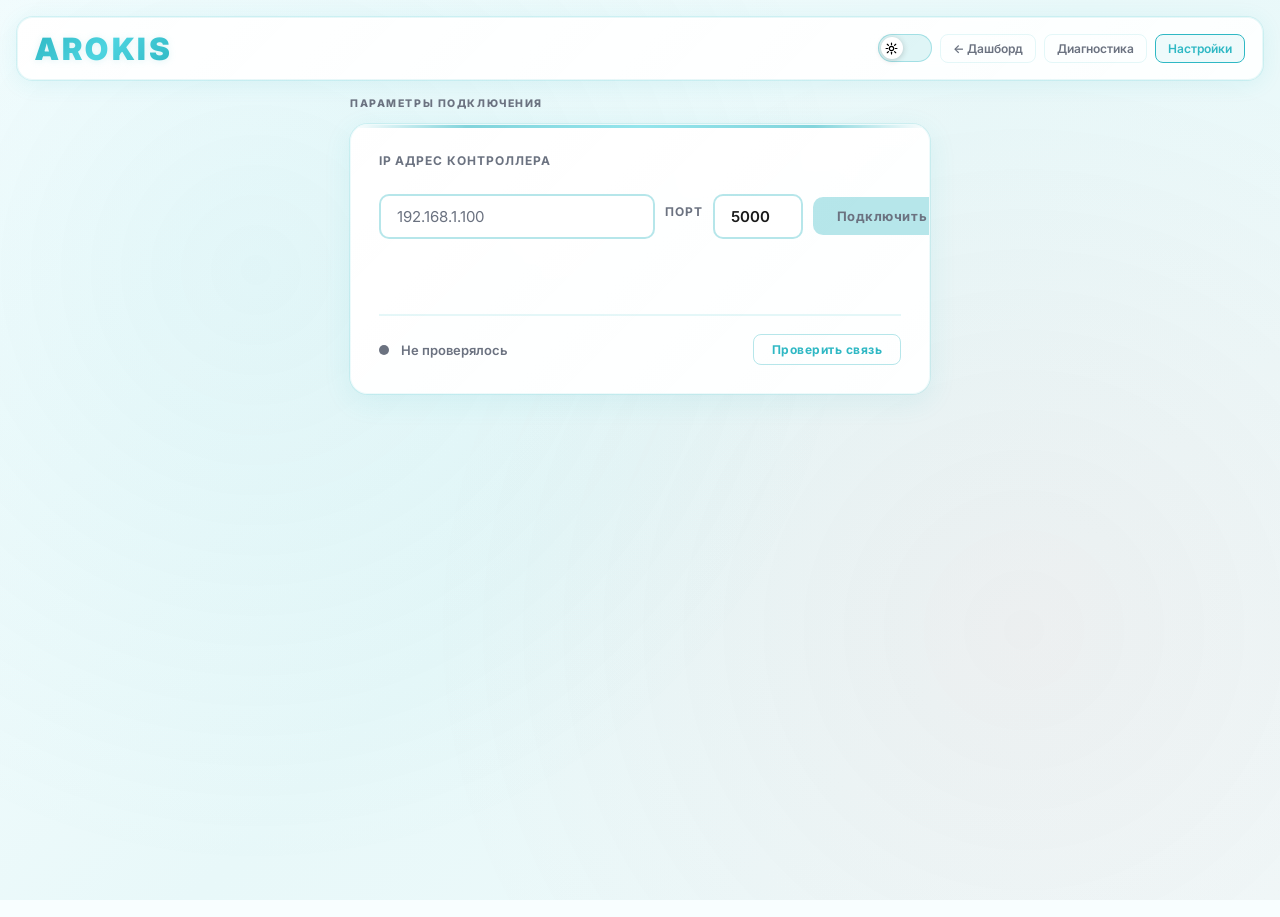
<file: wwwroot/settings.html>
<!DOCTYPE html>
<html lang="ru">
<head>
    <script>
        (function(){
            var t = localStorage.getItem('arokis-theme');
            if (!t) {
                // Нет сохранённой темы — читаем системную через matchMedia
                t = window.matchMedia('(prefers-color-scheme: dark)').matches ? 'dark' : 'light';
            }
            document.documentElement.setAttribute('data-theme', t);
        })();
    </script>
    <meta charset="utf-8" />
    <meta name="viewport" content="width=device-width, initial-scale=1.0" />
    <title>AROKIS — Настройки</title>
    <link rel="preconnect" href="https://fonts.googleapis.com">
    <link href="https://fonts.googleapis.com/css2?family=Inter:wght@400;600;700;800;900&display=swap" rel="stylesheet">
    <link rel="stylesheet" href="css/arokis.css">
    <style>
        .content {
            max-width: 580px;
            margin: 0 auto;
        }

        .section-title {
            font-weight: 800;
            font-size: 0.75em;
            letter-spacing: 0.15em;
            color: var(--arokis-text-muted);
            text-transform: uppercase;
            margin-bottom: 14px;
        }

        /* ── ПОЛЕ ВВОДА ── */
        .ip-input {
            flex: 1;
            background: var(--arokis-input-bg);
            border: 2px solid var(--arokis-border-active);
            border-radius: 10px;
            color: var(--arokis-text);
            font-family: 'Inter', sans-serif;
            font-size: 15px;
            font-weight: 600;
            padding: 11px 16px;
            outline: none;
            transition: border-color .2s, box-shadow .2s, background .35s, color .35s;
        }
        .ip-input:focus {
            border-color: var(--arokis-primary);
            box-shadow: 0 0 0 3px rgba(47,184,196,0.15);
        }
        .ip-input::placeholder { color: var(--arokis-text-muted); font-weight: 400; }
        .ip-input.invalid {
            border-color: var(--arokis-accent);
            box-shadow: 0 0 0 3px rgba(234,84,84,0.12);
        }

        .input-row {
            display: flex;
            gap: 10px;
            align-items: center;
        }

        .card-label {
            font-size: 12px;
            font-weight: 700;
            letter-spacing: 0.08em;
            color: var(--arokis-text-muted);
            margin-bottom: 10px;
            text-transform: uppercase;
        }

        .validation-msg {
            font-size: 11px;
            margin-top: 8px;
            min-height: 16px;
            color: var(--arokis-accent);
            font-weight: 600;
        }

        /* ── КНОПКА СОХРАНИТЬ ── */
        .btn-save {
            background: var(--arokis-primary);
            color: #fff;
            border: none;
            padding: 11px 24px;
            font-family: 'Inter', sans-serif;
            font-weight: 700;
            font-size: 13px;
            letter-spacing: 0.04em;
            cursor: pointer;
            border-radius: 10px;
            white-space: nowrap;
            box-shadow: 0 0.25rem 1rem rgba(47,184,196,0.35);
            transition: background .15s, box-shadow .15s;
        }
        .btn-save:hover  { background: var(--arokis-primary-light); box-shadow: 0 0.4rem 1.5rem rgba(47,184,196,0.5); }
        .btn-save:active { background: var(--arokis-primary-dark); }
        .btn-save:disabled {
            background: var(--arokis-border-active);
            color: var(--arokis-text-muted);
            cursor: not-allowed;
            box-shadow: none;
        }

        /* ── СТАТУС ── */
        .status-row {
            display: flex;
            align-items: center;
            gap: 12px;
            margin-top: 20px;
            padding-top: 18px;
            border-top: 2px solid var(--arokis-border);
        }
        .status-dot {
            width: 10px; height: 10px;
            border-radius: 50%;
            background: var(--arokis-text-muted);
            flex-shrink: 0;
            transition: background .3s;
        }
        .status-dot.ok       { background: var(--arokis-ok);  box-shadow: 0 0 8px var(--arokis-ok); }
        .status-dot.error    { background: var(--arokis-err); box-shadow: 0 0 8px var(--arokis-err); }
        .status-dot.checking { background: var(--arokis-primary); animation: blink 1s infinite; }
        .status-text {
            font-size: 13px;
            font-weight: 600;
            color: var(--arokis-text-muted);
        }

        .btn-check {
            margin-left: auto;
            background: transparent;
            color: var(--arokis-primary);
            border: 1px solid var(--arokis-border-active);
            padding: 7px 18px;
            font-family: 'Inter', sans-serif;
            font-weight: 700;
            font-size: 12px;
            letter-spacing: 0.04em;
            cursor: pointer;
            border-radius: 8px;
            transition: background .15s, border-color .15s;
        }
        .btn-check:hover { background: rgba(47,184,196,0.10); border-color: var(--arokis-primary); }

        /* ── TOAST ── */
        .toast {
            position: fixed;
            bottom: 28px;
            left: 50%;
            transform: translateX(-50%) translateY(20px);
            background: var(--arokis-card-bg);
            border: 2px solid var(--arokis-primary);
            color: var(--arokis-primary);
            font-family: 'Inter', sans-serif;
            font-size: 13px;
            font-weight: 700;
            padding: 11px 26px;
            border-radius: 12px;
            opacity: 0;
            transition: opacity .25s, transform .25s;
            pointer-events: none;
            white-space: nowrap;
            box-shadow: 0 0.5rem 2rem rgba(47,184,196,0.2);
            backdrop-filter: blur(10px);
        }
        .toast.show {
            opacity: 1;
            transform: translateX(-50%) translateY(0);
        }
        .toast.error {
            border-color: var(--arokis-accent);
            color: var(--arokis-accent);
            box-shadow: 0 0.5rem 2rem rgba(234,84,84,0.2);
        }
    </style>
</head>
<body>

<div class="arokis-root">

    <!-- ── TOPBAR ── -->
    <div class="arokis-topbar">
        <span class="arokis-title">AROKIS</span>
        <div style="display:flex; gap:8px; align-items:center; flex-shrink:0; flex-wrap:nowrap;">
            <a class="nav-btn" href="index.html">← Дашборд</a>
            <a href="debug.html" class="nav-btn">Диагностика</a>
            <a class="nav-btn" href="settings.html"
               style="color:var(--arokis-primary); border-color:var(--arokis-primary); background:rgba(47,184,196,0.07);">
                Настройки
            </a>
        </div>
    </div>

    <!-- ── CONTENT ── -->
    <div class="content">
        <div class="section-title">Параметры подключения</div>

        <div class="arokis-card" style="padding: 28px;">

            <div class="card-label">IP адрес контроллера</div>

            <div class="input-row">
                <input
                    id="ipInput"
                    class="ip-input"
                    type="text"
                    placeholder="192.168.1.100"
                    maxlength="15"
                    spellcheck="false"
                    oninput="onIpInput()"
                />

                    <div class="card-label">Порт</div>
                    <input id="portInput"
                           class="ip-input"
                           type="number"
                           placeholder="502"
                           min="1"
                           max="65535"
                           style="width:90px;flex:none;"
                           spellcheck="false" />
                <button class="btn-save" id="saveBtn" onclick="saveIp()" disabled>Подключить</button>
            </div>
            <div class="validation-msg" id="validationMsg"></div>

            

            <!-- Статус подключения -->
            <div class="status-row">
                <div class="status-dot" id="statusDot"></div>
                <span class="status-text" id="statusText">Не проверялось</span>
                <button class="btn-check" onclick="checkConnection()">Проверить связь</button>
            </div>

        </div>
    </div>

</div>

<!-- Toast -->
<div class="toast" id="toast"></div>

<script>
    const arokisNative = {
        async getControllerIp() {
            try { return await window.chrome.webview.hostObjects.arokis.GetControllerIp(); }
            catch { return ""; }
        },
        async getControllerPort() {
            try { return await window.chrome.webview.hostObjects.arokis.GetControllerPort(); }
            catch { return 5000; }
        },
        async setControllerIp(ip, port) {
            try { await window.chrome.webview.hostObjects.arokis.SetControllerIp(ip, port); return true; }
            catch { return false; }
        },
        async pingController() {
            try { return !!(await window.chrome.webview.hostObjects.arokis.PingController()); }
            catch { return false; }
        }
    };

    function isValidIp(ip) {
        const parts = ip.trim().split(".");
        if (parts.length !== 4) return false;
        return parts.every(p => {
            const n = Number(p);
            return p !== "" && !isNaN(n) && n >= 0 && n <= 255;
        });
    }

    function onIpInput() {
        const input = document.getElementById("ipInput");
        const msg   = document.getElementById("validationMsg");
        const btn   = document.getElementById("saveBtn");
        const val   = input.value.trim();
        if (val === "") {
            input.classList.remove("invalid");
            msg.textContent = "";
            btn.disabled = true;
            return;
        }
        if (!isValidIp(val)) {
            input.classList.add("invalid");
            msg.textContent = "Неверный формат. Пример: 192.168.1.100";
            btn.disabled = true;
        } else {
            input.classList.remove("invalid");
            msg.textContent = "";
            btn.disabled = false;
        }
    }

    function getPort() {
        const v = parseInt(document.getElementById("portInput").value);
        return (v > 0 && v <= 65535) ? v : 502;
    }

    async function saveIp() {
        const ip = document.getElementById("ipInput").value.trim();
        if (!isValidIp(ip)) return;
        const port = getPort();
        setStatus("checking", "Подключение…");
        const ok = await arokisNative.setControllerIp(ip, port);
        if (ok) {
            showToast("Подключение к " + ip + ":" + port);
            setStatus("checking", "Ожидание ответа…");
            setTimeout(async () => {
                const ping = await arokisNative.pingController();
                setStatus(ping ? "ok" : "error", ping ? "Подключено: " + ip : "Нет ответа от " + ip);
            }, 1500);
        } else {
            showToast("Ошибка подключения", true);
            setStatus("error", "Ошибка подключения");
        }
    }

    async function checkConnection() {
        const ip = document.getElementById("ipInput").value.trim();
        if (!isValidIp(ip)) { showToast("Сначала введите корректный IP", true); return; }
        setStatus("checking", "Проверка подключения…");
        const ok = await arokisNative.pingController();
        setStatus(ok ? "ok" : "error", ok ? "Подключено: " + ip : "Нет ответа от " + ip);
    }

    function setStatus(state, text) {
        document.getElementById("statusDot").className  = "status-dot " + state;
        document.getElementById("statusText").textContent = text;
    }

    let toastTimer = null;
    function showToast(msg, isError = false) {
        const el = document.getElementById("toast");
        el.textContent = msg;
        el.className = "toast" + (isError ? " error" : "");
        void el.offsetWidth;
        el.classList.add("show");
        if (toastTimer) clearTimeout(toastTimer);
        toastTimer = setTimeout(() => el.classList.remove("show"), 2500);
    }

    window.addEventListener("DOMContentLoaded", async () => {
        const ip   = await arokisNative.getControllerIp();
        const port = await arokisNative.getControllerPort();
        if (ip) {
            document.getElementById("ipInput").value = ip;
            onIpInput();
        }
        if (port) {
            document.getElementById("portInput").value = port;
        }
    });
</script>

<script src="js/theme-toggle.js"></script>
</body>
</html>



================================================
FILE: wwwroot/css/arokis.css
</file>
<file: wwwroot/css/arokis.css>
/* ═══════════════════════════════════════════════════════
   AROKIS — CSS
   Светлая / тёмная тема через [data-theme="dark"] на <html>
   ═══════════════════════════════════════════════════════ */

/* ── СВЕТЛАЯ ТЕМА (по умолчанию) ─────────────────────── */
:root {
    --ui-scale: 1;

    --arokis-primary:        #2fb8c4;
    --arokis-primary-light:  #4dd4e0;
    --arokis-primary-dark:   #1a9aa5;
    --arokis-accent:         #ea5454;
    --arokis-accent-light:   #ff6b6b;

    --arokis-bg:             #f8feff;
    --arokis-bg-card:        #ffffff;
    --arokis-bg-subtle:      rgba(47,184,196,0.04);

    --arokis-border:         rgba(47,184,196,0.12);
    --arokis-border-active:  rgba(47,184,196,0.35);
    --arokis-shadow:         rgba(47,184,196,0.10);
    --arokis-shadow-hover:   rgba(47,184,196,0.18);

    --arokis-text:           #1a1a1a;
    --arokis-text-muted:     #6b7280;

    --arokis-success:        #10b981;
    --arokis-warning:        #f59e0b;
    --arokis-ok:             #10b981;
    --arokis-err:            #ea5454;

    /* Градиенты фона */
    --arokis-root-bg:        linear-gradient(135deg, #f8feff 0%, #e8f8f9 50%, #f0fafb 100%);
    --arokis-root-glow1:     rgba(47,184,196,0.08);
    --arokis-root-glow2:     rgba(234,84,84,0.06);

    /* Карточки */
    --arokis-card-bg:        linear-gradient(135deg, rgba(255,255,255,0.98), rgba(255,255,255,0.95));
    --arokis-card-border:    rgba(47,184,196,0.08);
    --arokis-card-inset:     rgba(255,255,255,0.9);
    --arokis-card-hover-inset: rgba(255,255,255,1);

    /* Topbar */
    --arokis-topbar-bg:      linear-gradient(135deg, rgba(255,255,255,0.95), rgba(255,255,255,0.90));
    --arokis-topbar-border:  rgba(47,184,196,0.1);

    /* Middle / Bottom */
    --arokis-zone-bg:        linear-gradient(135deg, rgba(47,184,196,0.03), rgba(255,255,255,0.5));
    --arokis-canvas-bg:      linear-gradient(135deg, rgba(255,255,255,0.8), rgba(255,255,255,0.6));
    --arokis-trend-bg:       radial-gradient(120% 120% at 50% 0%, rgba(47,184,196,0.10) 0%, rgba(255,255,255,0.90) 55%, rgba(255,255,255,0.70) 100%),
                             linear-gradient(135deg, rgba(255,255,255,0.92), rgba(255,255,255,0.74));
    --arokis-trend-border:   rgba(47,184,196,0.18);

    /* Controls */
    --arokis-ctrl-bg:        rgba(255,255,255,0.97);

    /* Input */
    --arokis-input-bg:       rgba(255,255,255,0.85);

    /* Status indicator */
    --arokis-status-bg:      rgba(255,255,255,0.8);

    /* Theme toggle */
    --arokis-toggle-track:   rgba(47,184,196,0.15);
    --arokis-toggle-border:  rgba(47,184,196,0.35);
    --arokis-toggle-thumb:   #ffffff;
    --arokis-toggle-icon-sun:  1;
    --arokis-toggle-icon-moon: 0;
}

/* ── ТЁМНАЯ ТЕМА ──────────────────────────────────────── */
[data-theme="dark"] {
    --arokis-primary:        #2fb8c4;
    --arokis-primary-light:  #4dd4e0;
    --arokis-primary-dark:   #1a9aa5;
    --arokis-accent:         #ff6b6b;
    --arokis-accent-light:   #ff8888;

    --arokis-bg:             #0d1117;
    --arokis-bg-card:        #161b22;
    --arokis-bg-subtle:      rgba(47,184,196,0.06);

    --arokis-border:         rgba(47,184,196,0.15);
    --arokis-border-active:  rgba(47,184,196,0.40);
    --arokis-shadow:         rgba(0,0,0,0.35);
    --arokis-shadow-hover:   rgba(47,184,196,0.12);

    --arokis-text:           #e6edf3;
    --arokis-text-muted:     #8b949e;

    --arokis-success:        #3fb950;
    --arokis-warning:        #d29922;
    --arokis-ok:             #3fb950;
    --arokis-err:            #ff6b6b;

    /* Градиенты фона */
    --arokis-root-bg:        linear-gradient(135deg, #0d1117 0%, #0f1923 50%, #0d1117 100%);
    --arokis-root-glow1:     rgba(47,184,196,0.05);
    --arokis-root-glow2:     rgba(234,84,84,0.04);

    /* Карточки */
    --arokis-card-bg:        linear-gradient(135deg, rgba(22,27,34,0.98), rgba(22,27,34,0.95));
    --arokis-card-border:    rgba(47,184,196,0.10);
    --arokis-card-inset:     rgba(255,255,255,0.03);
    --arokis-card-hover-inset: rgba(255,255,255,0.06);

    /* Topbar */
    --arokis-topbar-bg:      linear-gradient(135deg, rgba(22,27,34,0.97), rgba(22,27,34,0.93));
    --arokis-topbar-border:  rgba(47,184,196,0.12);

    /* Middle / Bottom */
    --arokis-zone-bg:        linear-gradient(135deg, rgba(47,184,196,0.04), rgba(22,27,34,0.7));
    --arokis-canvas-bg:      linear-gradient(135deg, rgba(22,27,34,0.9), rgba(13,17,23,0.8));
    --arokis-trend-bg:       radial-gradient(120% 120% at 50% 0%, rgba(47,184,196,0.08) 0%, rgba(22,27,34,0.95) 55%, rgba(13,17,23,0.90) 100%),
                             linear-gradient(135deg, rgba(22,27,34,0.95), rgba(13,17,23,0.85));
    --arokis-trend-border:   rgba(47,184,196,0.15);

    /* Controls */
    --arokis-ctrl-bg:        rgba(22,27,34,0.95);

    /* Input */
    --arokis-input-bg:       rgba(22,27,34,0.9);

    /* Status indicator */
    --arokis-status-bg:      rgba(22,27,34,0.8);

    /* Theme toggle */
    --arokis-toggle-track:   rgba(47,184,196,0.20);
    --arokis-toggle-border:  rgba(47,184,196,0.45);
    --arokis-toggle-thumb:   #0d1117;
    --arokis-toggle-icon-sun:  0;
    --arokis-toggle-icon-moon: 1;
}

/* ── ПЕРЕХОД ──────────────────────────────────────────── */
html {
    color-scheme: light;
    
}
[data-theme="dark"] {
    color-scheme: dark;
}

*, *::before, *::after { box-sizing: border-box; }

/* ── ГЛОБАЛЬНЫЙ СБРОС ПОЛЕЙ ВВОДА ─────────────────────────────────────
   Убирает системный белый фон WebView2/браузера у всех нативных элементов.
   ─────────────────────────────────────────────────────────────────── */
input, select, textarea, button {
    color-scheme: inherit;
}

input:not([type="checkbox"]):not([type="radio"]):not([type="range"]):not([type="color"]),
select,
textarea {
    background: var(--arokis-input-bg);
    color: var(--arokis-text);
}

input:not([type="checkbox"]):not([type="radio"]):not([type="range"]):not([type="color"])::placeholder,
textarea::placeholder {
    color: var(--arokis-text-muted);
    opacity: 1;
}

html, body {
    margin: 0; padding: 0;
    width: 100%; height: 100%;
    overflow: auto;
    font-family: 'Inter', sans-serif;
    font-size: calc(14px * var(--ui-scale));
    background: var(--arokis-bg);
    color: var(--arokis-text);
    
}

/* ═══ ROOT ═══════════════════════════════════════════════ */
.arokis-root {
    width: 100%; min-height: 100%;
    padding: calc(1.2rem * var(--ui-scale));
    background: var(--arokis-root-bg);
    position: relative;
    display: flex; flex-direction: column; gap: calc(1.25rem * var(--ui-scale));
    
}
.arokis-root::before {
    content: ''; position: fixed; top:0; left:0; right:0; bottom:0;
    background:
        radial-gradient(circle at 20% 30%, var(--arokis-root-glow1) 0%, transparent 50%),
        radial-gradient(circle at 80% 70%, var(--arokis-root-glow2) 0%, transparent 50%);
    pointer-events: none; z-index: 0;
    
}
.arokis-root > * { position: relative; z-index: 1; }

/* ═══ TOPBAR ════════════════════════════════════════════ */
.arokis-topbar {
    display: flex; align-items: center; justify-content: space-between;
    gap: calc(0.75rem * var(--ui-scale));
    padding: calc(0.85rem * var(--ui-scale)) calc(1.25rem * var(--ui-scale));
    background: var(--arokis-topbar-bg);
    backdrop-filter: blur(12px);
    border-radius: calc(1.125rem * var(--ui-scale));
    box-shadow: 0 0.25rem 1.5rem var(--arokis-shadow), 0 0 0 1px var(--arokis-border), inset 0 1px 0 var(--arokis-card-inset);
    border: 1px solid var(--arokis-topbar-border);
    flex-shrink: 0;
    overflow: hidden; /* не даём содержимому вылезти наружу */
    transition: box-shadow 0.35s ease;
}
/* Заголовок: сжимается, но не давит кнопки */
.arokis-title {
    font-weight: 900; letter-spacing: 0.1em;
    font-size: clamp(1.1em, 2.4vw, 2.2em);
    white-space: nowrap;
    flex-shrink: 1; /* разрешаем сжиматься */
    min-width: 0;
    background: linear-gradient(135deg, var(--arokis-primary), var(--arokis-primary-light), var(--arokis-primary));
    -webkit-background-clip: text; -webkit-text-fill-color: transparent; background-clip: text;
    filter: drop-shadow(0 0.125rem 0.25rem rgba(47,184,196,0.15));
}

.status-indicator {
    display: flex; align-items: center; gap: 8px;
    padding: 6px 14px;
    background: var(--arokis-status-bg);
    border: 1px solid var(--arokis-border);
    border-radius: 8px;
    
}
.status-dot {
    width: 8px; height: 8px; border-radius: 50%;
    background: #ccc; flex-shrink: 0; transition: background .3s;
}
.status-dot.ok      { background: var(--arokis-ok);  box-shadow: 0 0 6px var(--arokis-ok); }
.status-dot.error   { background: var(--arokis-err); box-shadow: 0 0 6px var(--arokis-err); }
.status-dot.checking { background: var(--arokis-primary); animation: blink 1s infinite; }
@keyframes blink { 0%,100%{opacity:1} 50%{opacity:.3} }
.status-label { font-size: 12px; font-weight: 600; color: var(--arokis-text-muted); white-space: nowrap; }

.nav-btn {
    background: transparent;
    color: var(--arokis-text-muted);
    border: 1px solid var(--arokis-border);
    padding: 6px 12px; border-radius: 8px;
    font-family: inherit; font-weight: 600; font-size: 12px;
    text-decoration: none; cursor: pointer; white-space: nowrap;
    transition: color .15s, border-color .15s;
}
.nav-btn:hover { color: var(--arokis-primary); border-color: var(--arokis-primary); }

.btn-start {
    background: var(--arokis-primary); color: #fff; border: none;
    padding: 9px 22px; border-radius: 8px;
    font-family: inherit; font-weight: 700; font-size: 14px;
    cursor: pointer;
    box-shadow: 0 0.25rem 1rem rgba(47,184,196,0.35);
    transition: background .15s, box-shadow .15s;
}
.btn-start:hover  { background: var(--arokis-primary-light); box-shadow: 0 0.4rem 1.5rem rgba(47,184,196,0.5); }
.btn-start:active { background: var(--arokis-primary-dark); }

/* ═══ THEME TOGGLE ══════════════════════════════════════ */
.theme-toggle {
    position: relative;
    display: flex; align-items: center; gap: 8px;
    cursor: pointer;
    user-select: none;
    flex-shrink: 0;
}
.theme-toggle__track {
    position: relative;
    width: 54px; height: 28px;
    background: var(--arokis-toggle-track);
    border: 1.5px solid var(--arokis-toggle-border);
    border-radius: 14px;
    transition: border-color 0.35s ease;
    overflow: visible;
}
.theme-toggle__thumb {
    position: absolute;
    top: 2px; left: 2px;
    width: 22px; height: 22px;
    background: var(--arokis-toggle-thumb);
    border-radius: 50%;
    box-shadow: 0 1px 6px rgba(0,0,0,0.20);
    transition: transform 0.35s cubic-bezier(0.34,1.56,0.64,1);
    display: flex; align-items: center; justify-content: center;
    overflow: hidden;
}
[data-theme="dark"] .theme-toggle__thumb {
    transform: translateX(26px);
    background: #1a9aa5;
    box-shadow: 0 1px 6px rgba(47,184,196,0.35);
}

/* Иконки внутри thumb */
.theme-toggle__sun,
.theme-toggle__moon {
    position: absolute;
    width: 13px; height: 13px;
    transition: opacity 0.25s ease, transform 0.35s ease;
}
.theme-toggle__sun  { opacity: 1;  transform: rotate(0deg) scale(1); }
.theme-toggle__moon { opacity: 0;  transform: rotate(-90deg) scale(0.6); }

[data-theme="dark"] .theme-toggle__sun  { opacity: 0;  transform: rotate(90deg) scale(0.6); }
[data-theme="dark"] .theme-toggle__moon { opacity: 1;  transform: rotate(0deg) scale(1); }

/* Звёздочки на треке (только в тёмной теме) */
.theme-toggle__stars {
    position: absolute; inset: 0;
    border-radius: 14px;
    overflow: hidden;
    pointer-events: none;
}
.theme-toggle__stars span {
    position: absolute;
    width: 2px; height: 2px;
    background: var(--arokis-primary-light);
    border-radius: 50%;
    opacity: 0;
    transition: opacity 0.4s ease;
}
[data-theme="dark"] .theme-toggle__stars span { opacity: 1; }
.theme-toggle__stars span:nth-child(1) { top: 5px;  left: 32px; }
.theme-toggle__stars span:nth-child(2) { top: 14px; left: 38px; width: 3px; height: 3px; }
.theme-toggle__stars span:nth-child(3) { top: 9px;  left: 44px; }

/* Засечки на треке — лучи солнца (только в светлой теме) */
.theme-toggle__glow {
    position: absolute; inset: -3px;
    border-radius: 17px;
    opacity: 0;
    box-shadow: 0 0 10px 2px rgba(47,184,196,0.3);
    transition: opacity 0.35s ease;
    pointer-events: none;
}
.theme-toggle:hover .theme-toggle__glow { opacity: 1; }

/* ═══ CHIP ══════════════════════════════════════════════ */
.chip {
    font-size: 11px; font-weight: 700; letter-spacing: 0.06em;
    color: var(--arokis-primary);
    border: 1px solid var(--arokis-primary);
    border-radius: 20px; padding: 3px 11px;
    background: rgba(47,184,196,0.07);
    white-space: nowrap;
}
.chip--warning { color: var(--arokis-warning); border-color: var(--arokis-warning); background: rgba(245,158,11,0.07); }

/* ═══ CARD ══════════════════════════════════════════════ */
.arokis-card {
    border-radius: calc(1.25rem * var(--ui-scale));
    padding: calc(1.5rem * var(--ui-scale));
    display: flex; flex-direction: column; gap: calc(1.125rem * var(--ui-scale));
    flex: 1; min-height: 0;
    background: var(--arokis-card-bg);
    backdrop-filter: blur(10px);
    box-shadow: 0 0.5rem 2rem var(--arokis-shadow), 0 0 0 1px var(--arokis-border), inset 0 1px 0 var(--arokis-card-inset);
    border: 1px solid var(--arokis-card-border);
    position: relative; overflow: hidden;
    transition: transform 0.4s cubic-bezier(0.4,0,0.2,1), box-shadow 0.4s cubic-bezier(0.4,0,0.2,1), border-color 0.4s cubic-bezier(0.4,0,0.2,1);
}
.arokis-card::before {
    content: ''; position: absolute; top:0; left:0; right:0; height: 3px;
    background: linear-gradient(90deg, transparent 0%, var(--arokis-primary) 20%, var(--arokis-primary-light) 50%, var(--arokis-primary) 80%, transparent 100%);
    opacity: 0.6; transition: opacity .3s;
}
.arokis-card:hover { box-shadow: 0 0.75rem 3rem var(--arokis-shadow-hover), 0 0 0 1px var(--arokis-border-active), inset 0 1px 0 var(--arokis-card-hover-inset); transform: translateY(-2px); }
.arokis-card:hover::before { opacity: 1; }

.arokis-card-header {
    display: flex; align-items: center; justify-content: space-between;
    gap: calc(0.75rem * var(--ui-scale));
    padding-bottom: calc(1rem * var(--ui-scale));
    border-bottom: 2px solid var(--arokis-border);
    flex-shrink: 0;
}
.arokis-card-title {
    font-weight: 800; font-size: 1.05em; letter-spacing: 0.05em;
    color: var(--arokis-text); text-transform: uppercase;
}

/* ═══ VALUES ════════════════════════════════════════════ */
.arokis-values {
    display: grid; grid-template-columns: repeat(auto-fill, minmax(4.5rem, 1fr));
    gap: calc(0.35rem * var(--ui-scale)); flex-shrink: 0; overflow: hidden;
}
.arokis-values:empty { display: none; }

.value-block {
    background: linear-gradient(135deg, rgba(47,184,196,0.05), rgba(47,184,196,0.01));
    border: 1px solid var(--arokis-border);
    border-radius: calc(0.4rem * var(--ui-scale));
    padding: calc(0.25rem * var(--ui-scale)) calc(0.35rem * var(--ui-scale));
    text-align: center; overflow: hidden;
    transition: border-color 0.35s ease;
}
[data-theme="dark"] .value-block {
    background: linear-gradient(135deg, rgba(47,184,196,0.08), rgba(47,184,196,0.03));
}
.param-name      { font-weight: 700; font-size: 0.6em; letter-spacing: 0.02em; white-space: nowrap; overflow: hidden; text-overflow: ellipsis; line-height: 1.3; }
.param-value     { font-weight: 800; font-size: 1em; color: var(--arokis-text); font-variant-numeric: tabular-nums; letter-spacing: -0.02em; white-space: nowrap; line-height: 1.3; }
.param-tolerance { font-size: 0.55em; color: var(--arokis-text-muted); font-weight: 500; line-height: 1.2; }

/* ═══ MIDDLE ════════════════════════════════════════════ */
.arokis-middle {
    flex: 1; display: flex; flex-direction: column;
    border: 2px solid var(--arokis-border-active);
    border-radius: calc(1rem * var(--ui-scale));
    padding: calc(1rem * var(--ui-scale));
    gap: calc(0.5rem * var(--ui-scale));
    min-height: 0;
    background: var(--arokis-zone-bg);
    position: relative; overflow: hidden;
    transition: border-color 0.3s ease;
}
.arokis-middle:hover { border-color: var(--arokis-primary); }

.arokis-canvas-zone {
    position: relative; flex: 1;
    display: flex; align-items: center; justify-content: center;
    min-height: 0; border-radius: calc(0.875rem * var(--ui-scale)); overflow: hidden;
    background: var(--arokis-canvas-bg);
    
}
.arokis-canvas { width: 100%; height: 100%; border-radius: calc(0.75rem * var(--ui-scale)); }

/* ═══ CONTROLS ══════════════════════════════════════════ */
.arokis-controls {
    display: flex; flex-direction: row; justify-content: center; align-items: center;
    gap: calc(0.35rem * var(--ui-scale));
    background: var(--arokis-ctrl-bg);
    padding: calc(0.25rem * var(--ui-scale)) calc(0.5rem * var(--ui-scale));
    border-radius: calc(1.25rem * var(--ui-scale));
    box-shadow: 0 0.15rem 0.5rem rgba(0,0,0,0.08), 0 0 0 1px rgba(47,184,196,0.1);
    border: 1px solid rgba(47,184,196,0.12);
    align-self: center; flex-shrink: 0;
    
}
.arokis-controls--inline { background: var(--arokis-ctrl-bg); }

.ctrl-btn {
    width: clamp(28px, 2vw, 36px); height: clamp(28px, 2vw, 36px);
    display: flex; align-items: center; justify-content: center;
    background: transparent; border: 1px solid var(--arokis-border-active);
    border-radius: 50%; color: var(--arokis-primary);
    font-size: clamp(14px, 1.2vw, 20px); font-weight: 700;
    cursor: pointer; transition: background .15s, color .15s;
    line-height: 1;
}
.ctrl-btn:hover  { background: rgba(47,184,196,0.12); }
.ctrl-btn:active { background: rgba(47,184,196,0.3); }
.ctrl-btn--reset { font-size: clamp(11px, 0.9vw, 14px); letter-spacing: 0; }

/* ═══ BOTTOM ════════════════════════════════════════════ */
.arokis-bottom {
    flex-shrink: 0;
    height: clamp(14rem, 28vh, 20rem);
    border: 2px solid var(--arokis-border-active);
    border-radius: calc(1rem * var(--ui-scale));
    padding: calc(1rem * var(--ui-scale));
    display: flex; flex-direction: column;
    background: var(--arokis-zone-bg);
    transition: border-color 0.3s ease; overflow: hidden;
}
.arokis-bottom:hover { border-color: var(--arokis-accent); }

.arokis-trend-zone {
    flex: 1; min-height: calc(10rem * var(--ui-scale));
    border-radius: calc(0.9rem * var(--ui-scale)); overflow: hidden;
    background: var(--arokis-trend-bg);
    display: flex; align-items: center; justify-content: center;
    box-shadow: inset 0 0.14rem 0.42rem rgba(0,0,0,0.04);
    border: 1px solid var(--arokis-trend-border);
    
}
.arokis-chart { width: 100%; height: 100%; min-height: 120px; }

/* ═══ GRID ══════════════════════════════════════════════ */
.arokis-grid-item { display: flex; align-self: stretch; }
.arokis-grid-item .arokis-card { height: 100%; flex: 1 1 auto; }

/* ═══ SUMMARY ═══════════════════════════════════════════ */
.arokis-summary-card { flex: none; }
.arokis-summary-card::before {
    background: linear-gradient(90deg, transparent 0%, var(--arokis-warning) 20%, #fbbf24 50%, var(--arokis-warning) 80%, transparent 100%) !important;
}

.summary-body {
    display: flex; gap: calc(1rem * var(--ui-scale));
    min-height: calc(18rem * var(--ui-scale));
}

.summary-combined {
    flex: 0 0 auto; width: 28%;
    display: flex; flex-direction: column; gap: calc(0.5rem * var(--ui-scale));
    background: var(--arokis-zone-bg);
    border: 2px solid var(--arokis-border-active);
    border-radius: calc(1rem * var(--ui-scale));
    padding: calc(0.75rem * var(--ui-scale)); overflow: hidden;
    
}
.summary-combined-header {
    display: flex; align-items: center; justify-content: space-between;
    gap: calc(0.5rem * var(--ui-scale)); flex-shrink: 0;
}
.summary-stream-label {
    font-weight: 800; font-size: 0.65em; color: var(--arokis-primary-dark);
    text-transform: uppercase; letter-spacing: 0.06em; text-align: center; flex-shrink: 0;
}
.summary-canvas-wrap--big { flex: 1; display: flex; align-items: center; justify-content: center; min-height: calc(14rem * var(--ui-scale)); }

.summary-streams--3 {
    display: grid; grid-template-columns: repeat(3, 1fr); grid-template-rows: 1fr;
    gap: calc(0.5rem * var(--ui-scale)); flex: 0 0 auto; width: 32%;
}
.summary-stream-item {
    display: flex; flex-direction: column; gap: calc(0.25rem * var(--ui-scale));
    background: var(--arokis-zone-bg);
    border: 1.5px solid var(--arokis-border);
    border-radius: calc(0.75rem * var(--ui-scale));
    padding: calc(0.4rem * var(--ui-scale)); overflow: hidden;
    
}
.summary-canvas-wrap {
    flex: 1; display: flex; align-items: center; justify-content: center;
    min-height: calc(5rem * var(--ui-scale));
    border-radius: calc(0.5rem * var(--ui-scale));
    background: var(--arokis-canvas-bg); overflow: hidden;
    
}
.summary-canvas { width: 100%; height: 100%; }

.summary-thickness {
    display: grid; grid-template-columns: repeat(auto-fill, minmax(3rem, 1fr));
    gap: calc(0.15rem * var(--ui-scale)); flex-shrink: 0;
}
.summary-thickness .value-block    { padding: calc(0.12rem * var(--ui-scale)) calc(0.2rem * var(--ui-scale)); border-radius: calc(0.3rem * var(--ui-scale)); }
.summary-thickness .param-name     { font-size: 0.45em; }
.summary-thickness .param-value    { font-size: 0.75em; }
.summary-thickness .param-tolerance { font-size: 0.4em; }

.summary-chart-wrap {
    flex: 1; min-width: 0;
    border: 2px solid var(--arokis-border-active);
    border-radius: calc(1rem * var(--ui-scale));
    padding: calc(0.75rem * var(--ui-scale));
    background: var(--arokis-zone-bg);
    display: flex; overflow: hidden;
    
}
.summary-chart-wrap .arokis-chart { min-height: calc(14rem * var(--ui-scale)); }

/* ═══ RESPONSIVE ════════════════════════════════════════ */
@media (max-width: 1200px) {
    .summary-body { flex-direction: column; }
    .summary-combined, .summary-streams--3 { width: 100%; }
    .summary-streams--3 { grid-template-columns: repeat(3, 1fr); }
    .arokis-root > .mud-grid { grid-template-columns: repeat(2,1fr) !important; }
}

/* 900px — минимально допустимое разрешение (MinWidth в Window1.xaml).
   Ниже этого порога макет перестаёт поддерживаться. */
@media (max-width: 1050px) {
    :root { --ui-scale: 0.95; }
    /* Кнопки в топбаре компактнее */
    .nav-btn { padding: 5px 10px; font-size: 11px; }
}
@media (max-width: 960px) {
    :root { --ui-scale: 0.9; }
    /* Топбар: title уходит на свою строку, кнопки — на следующую */
    .arokis-topbar { flex-wrap: wrap; padding: 8px 12px; gap: 8px; }
    .arokis-title  { width: 100%; text-align: center; font-size: 1.6em !important; }
    .arokis-topbar > div:last-child { width: 100%; justify-content: center; }
    .arokis-bottom { height: clamp(9rem, 18vh, 12rem); }
    .arokis-root > .mud-grid { grid-template-columns: 1fr !important; }
    .summary-streams--3 { grid-template-columns: repeat(2,1fr); }
}
@media (min-width: 1920px) { :root { --ui-scale: 1.1; } }
@media (min-width: 2560px) { :root { --ui-scale: 1.2; } }

/* ═══ TRANSITIONS ═══════════════════════════════════════ */
.arokis-card, .arokis-middle, .arokis-bottom, .value-block {
    transition: transform 0.4s cubic-bezier(0.4,0,0.2,1), box-shadow 0.4s cubic-bezier(0.4,0,0.2,1), border-color 0.4s cubic-bezier(0.4,0,0.2,1);
}
.arokis-canvas, .summary-canvas {
    image-rendering: -webkit-optimize-contrast;
    image-rendering: crisp-edges;
}



/* ═══ ЗАМОРОЗКА АНИМАЦИЙ ПРИ СМЕНЕ ТЕМЫ ════════════════
   Класс .theme-switching вешается на <html> на ~20мс через JS.
   В этот момент все переходы цвета/фона/тени отключаются,
   чтобы смена темы происходила мгновенно без "вспышки".
   ════════════════════════════════════════════════════════ */
.theme-switching *,
.theme-switching *::before,
.theme-switching *::after {
    transition: none !important;
    animation-duration: 0.001ms !important;
}
</file>
